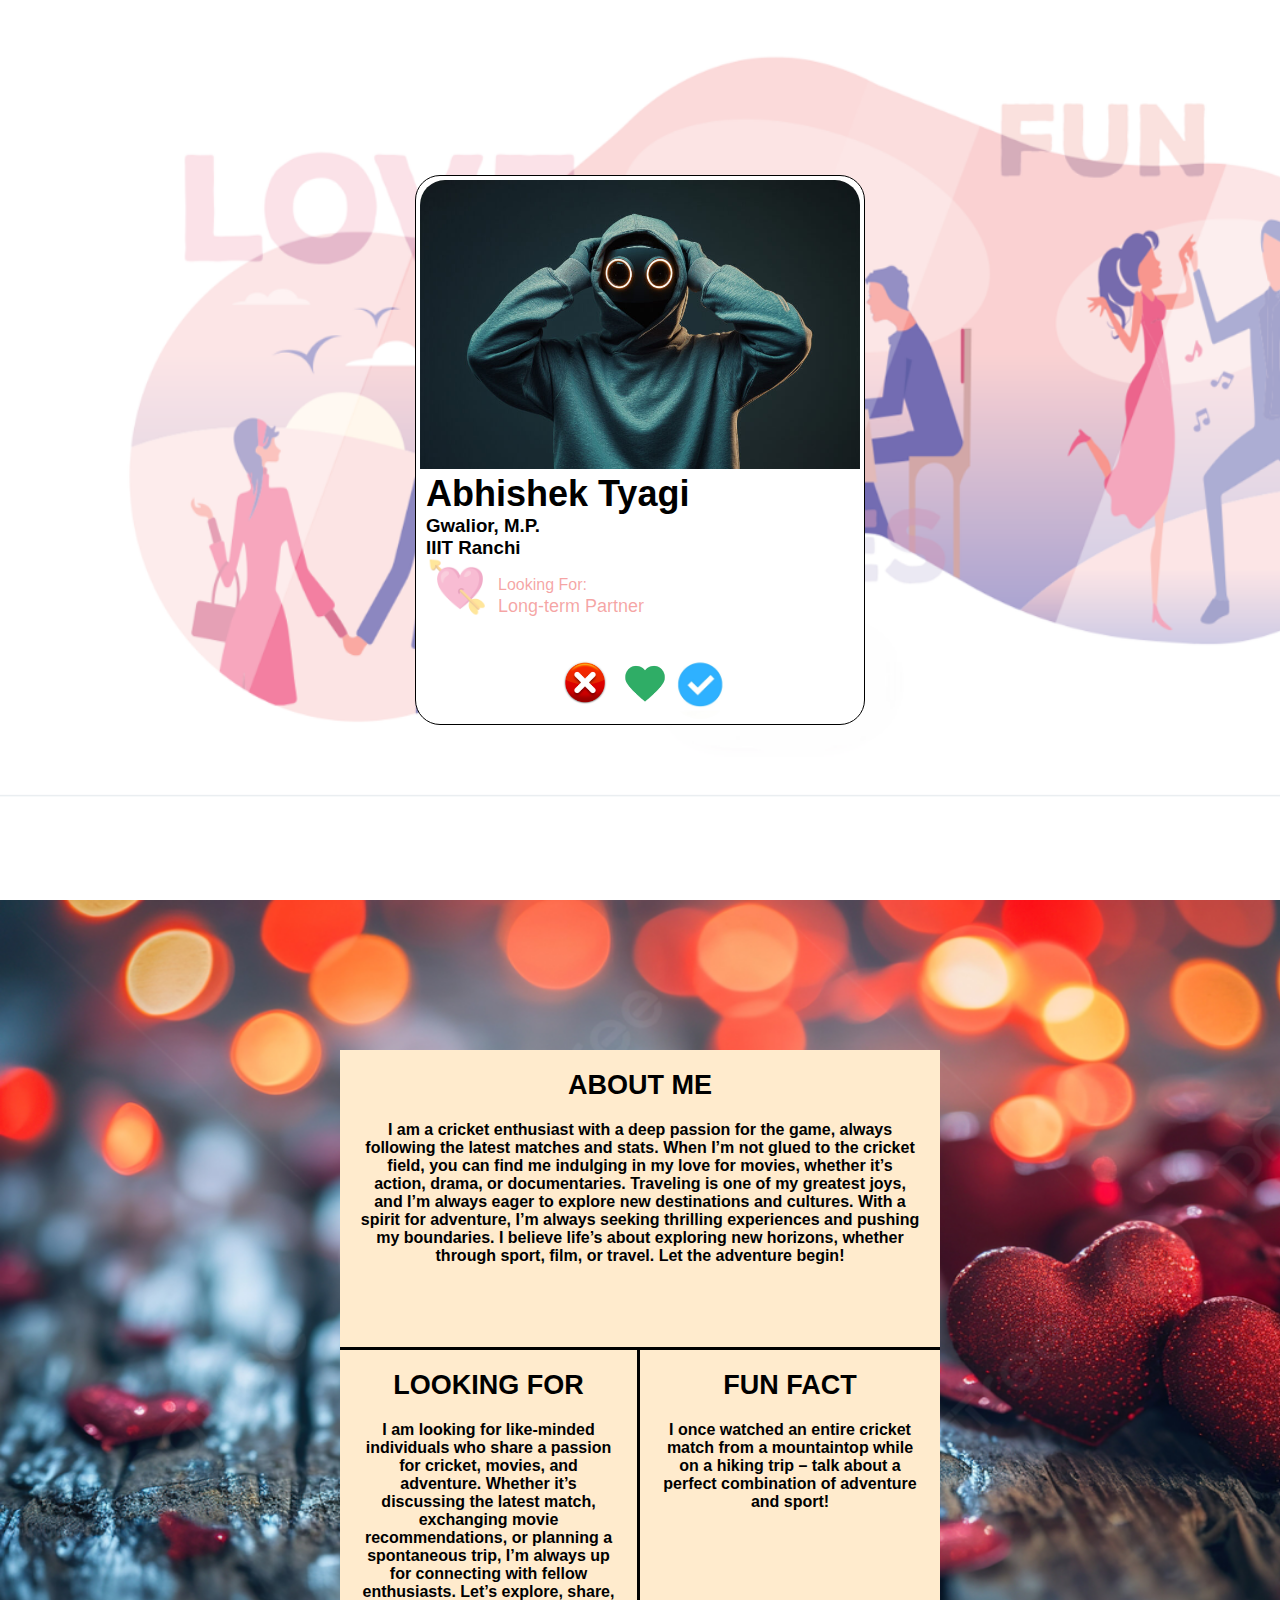
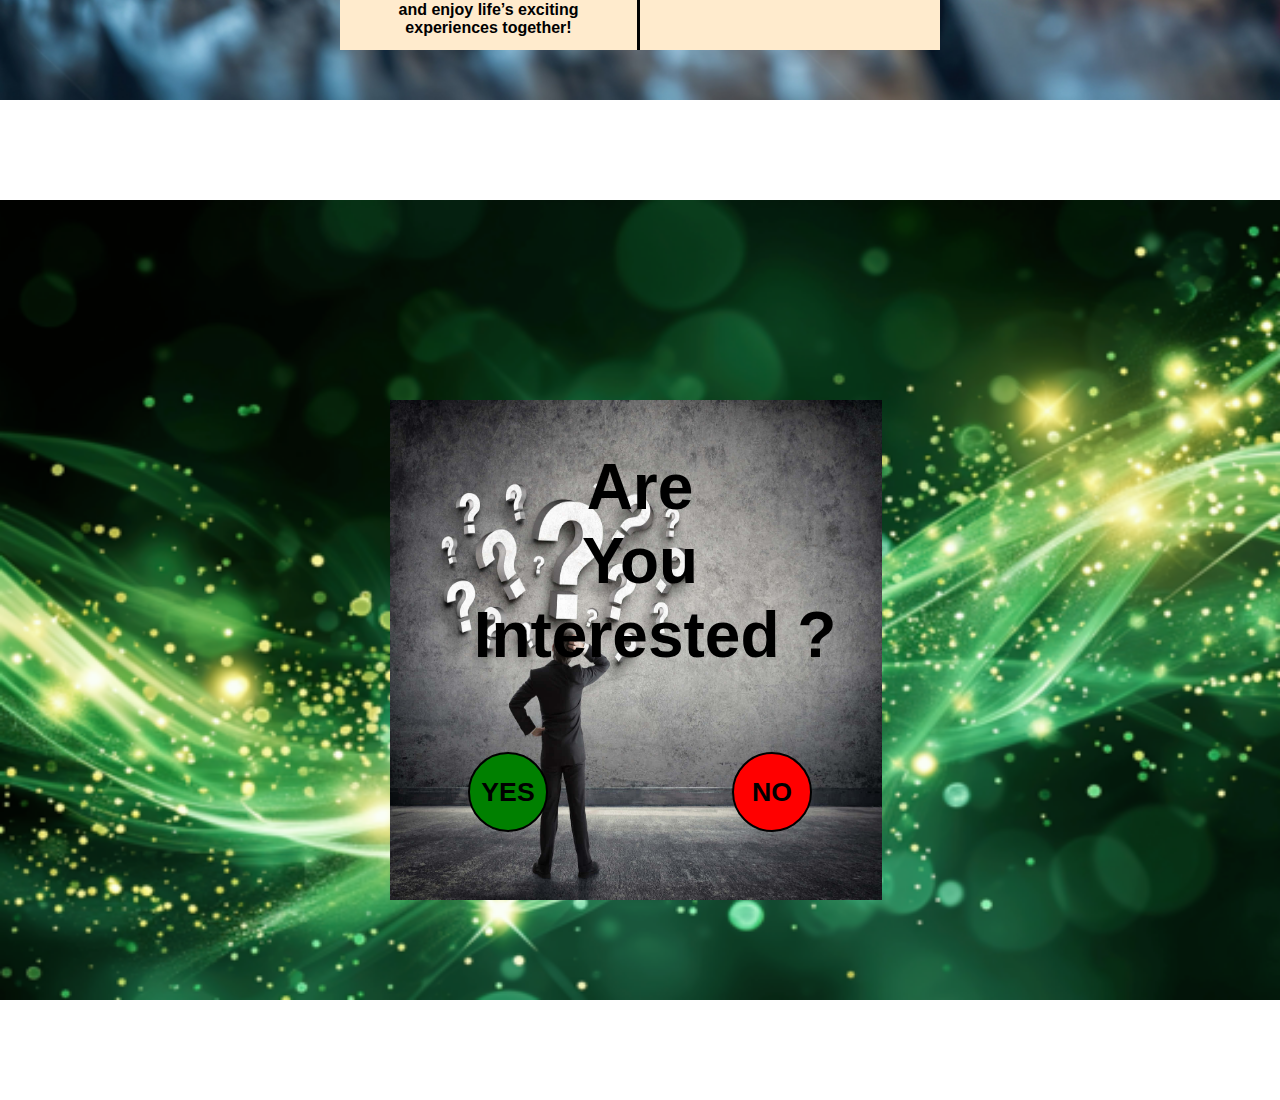
<file: index.html>
<!DOCTYPE html>
<html lang="en">
<head>
    <meta charset="UTF-8">
    <meta name="viewport" content="width=device-width, initial-scale=1.0">
    <title>DatingProfile</title>
    <link rel="stylesheet" href="style.css">
</head>
<body>
    <div class="main">
            <div class="page1">
                <div class="box">
                    <div class="boxfront"><img src="gratisography-augmented-reality-800x525.jpg" alt="" >
                        <div class="text">
                            <div class="name"><h2>Abhishek Tyagi</h2></div>
                            <div class="place"><h3>Gwalior, M.P.</h3></div>
                            <div class="place"><h3>IIIT Ranchi</h3></div>
                        </div>
                        <div class="sb">
                            <div class="emoji">💘</div>
                            <div class="words">
                                <div class="lf">Looking For:</div>
                                <div class="lp">Long-term Partner</div>
                            </div>
                        </div>
                        <div class="imgheader">
                            <div class="wrong"><img src="pngtree-wrong-icon-png-image_6525689.png" alt=""></div>
                            <div class="love"><img src="rcLxLdqGi.jpg" alt=""></div>
                            <div class="right"><img src="verified-blue-tick-right-mark-260nw-1431405011-Photoroom.png" alt=""></div>
                        </div>
                    </div>
                    <div class="boxback">
                        <div class="point1"><h1>Quality</h1>
                                <div class="key">Loyal</div>
                                <div class="key">Caring</div>
                                <div class="key">Kind-hearted</div>
                        </div>
                        <div class="point2"><h1>Hobbies</h1>
                            <div class="key">Playing Cricket</div>
                            <div class="key">Listening Music</div>
                            <div class="key">Watching Movies</div>
                    </div>
                    <div class="point3"><h1>Interest</h1>
                        <div class="key">Writing</div>
                        <div class="key">Photograph</div>
                        <div class="key">Sports</div>
                </div>
                    </div>
                </div>
            </div>
            <div class="page2">
                <div class="box1">
                    <div class="horibox">
                        <div class="aboutme"><h2>ABOUT ME</h2></div>
                        <div class="bio"><h4>I am a cricket enthusiast with a deep passion for the game, always following the latest matches and stats. When I’m not glued to the cricket field, you can find me indulging in my love for movies, whether it’s action, drama, or documentaries. Traveling is one of my greatest joys, and I’m always eager to explore new destinations and cultures. With a spirit for adventure, I’m always seeking thrilling experiences and pushing my boundaries. I believe life’s about exploring new horizons, whether through sport, film, or travel. Let the adventure begin!</h4></div>
                    </div>
                    <div class="veribox">
                        <div class="veribox1">
                            <div class="looking"><h2>LOOKING FOR</h2></div>
                            <div class="oth"><h4>I am looking for like-minded individuals who share a passion for cricket, movies, and adventure. Whether it’s discussing the latest match, exchanging movie recommendations, or planning a spontaneous trip, I’m always up for connecting with fellow enthusiasts. Let’s explore, share, and enjoy life’s exciting experiences together!</h4></div>
                        </div>
                        <div class="veribox2">
                            <div class="ff"><h2>FUN FACT</h2></div>
                            <div class="ffe"><h4> I once watched an entire cricket match from a mountaintop while on a hiking trip – talk about a perfect combination of adventure and sport!</h4></div>
                        </div>
                    </div>
                </div>
            </div>
            <div class="page3">
                <div class="box2">
                        <div class="a"><h1>Are</h1></div>
                        <div class="y"><h1>You</h1></div>
                        <div class="i"><h1>Interested ?</h1></div>
                        <div class="btn">
                            <button class="ybtn"><h1>YES</h1></button>
                            <button class="nbtn"><h1>NO</h1></button>
                        </div>
                </div>
            </div>
    </div>   
</body>
</html>
</file>
<file: style.css>
*{
    margin:0%;
    padding:0%;
    box-sizing: border-box;
}

html,body{
    height: 100%;
    width: 100%;
}
.main{
    height: 100%;
    width: 100%;
}
.page1{
    position: relative;
    height:100%;
    width: 100%;
    background-image: url(Screenshot\ 2025-02-12\ 190858-Photoroom.png);
    background-repeat: no-repeat;
    background-size: 1530px 800px;
    display: flex;
    align-items: center;
    justify-content: center;
}
.box{
    position: absolute;
    height: 550px;
    width: 450px;
    transform-style: preserve-3d;
    cursor: pointer;
}
.box:hover{
    cursor: pointer;
    transform: rotateY(180deg);
    transition-duration: 2s;
}
.boxfront{
    position: absolute;
    height: 550px;
    width: 450px;
    border-radius: 25px;
    border: 1px solid black;
    background-color: white;
    padding: 4px;
    backface-visibility: hidden;
}
.boxfront img{
    width: 100%;
    border-top-left-radius: 25px;
    border-top-right-radius: 25px;
    object-fit: contain;
}
.boxfront img:active{
    cursor: pointer;
    transform: scale(1.1);
    transition: smooth;
}
.text{
    width: 430px;
    height: 90px;
    margin-left: 6px;
}
.name{
    font-size: x-large;
    font-weight: 500;
    font-family: 'Gill Sans', 'Gill Sans MT', Calibri, 'Trebuchet MS', sans-serif;
   
}
.place{
    font-family: 'Gill Sans', 'Gill Sans MT', Calibri, 'Trebuchet MS', sans-serif;
    font-weight: 50;
    font-size: medium;
}
.sb{
    opacity: 0.4;
    display: flex;
    width: 300px;
    height: 50px;
    margin-left: 6px;
    margin-top: 10px;
}
.emoji{
    font-size: 50px;
    margin-top: -15px;
}
.words{
    color: rgba(231, 17, 17, 0.957);
    margin-left: 10px;
}
.lf{
    font-family: 'Gill Sans', 'Gill Sans MT', Calibri, 'Trebuchet MS', sans-serif;
    font-weight: 500;
    font-size: medium;
    margin-top: 3px;
}
.lp{
    font-family: 'Gill Sans', 'Gill Sans MT', Calibri, 'Trebuchet MS', sans-serif;
    font-weight: 500;
    font-size: large;
    margin-top: 2px;
}
.imgheader{
    width: 100%;
    height: 50px;
    display: flex;
    justify-content: center;
    margin-top: 35px;
}
.wrong{
    width: 50px;
}
.wrong img{
    border-radius: 50%;
}
.love{
    width: 50px;
}
.love img{
    border-radius: 80%;
    margin-top: -8px;
    margin-left: 10px;
}
.right{
    width: 60px;
    object-fit: cover;
}
.right img{
    border-radius: 50%;
    margin-top: -3px;
    margin-left: 10px;
}

.boxback{
    transform: rotateY(180deg);
    position: absolute;
    border-radius: 25px;
    height: 550px;
    width: 450px;
    border: 1px solid black;
    backface-visibility: hidden;
    background-color: pink;  
    text-align: center;
}
.point1{
    font-family: 'Gill Sans', 'Gill Sans MT', Calibri, 'Trebuchet MS', sans-serif;
    font-size: xx-large;
    font-weight: 900;
    margin-top: 35px;
}
.key{
    font-family: 'Gill Sans', 'Gill Sans MT', Calibri, 'Trebuchet MS', sans-serif;
    font-size:large;
    font-weight: 900;
    color: brown;
}
.point2{
    font-family: 'Gill Sans', 'Gill Sans MT', Calibri, 'Trebuchet MS', sans-serif;
    font-size: xx-large;
    font-weight: 900;

    margin-top: 35px;
}
.point3{
    font-family: 'Gill Sans', 'Gill Sans MT', Calibri, 'Trebuchet MS', sans-serif;
    font-size: xx-large;
    font-weight: 900;
    margin-top: 35px;
}

.page2{
    height:100%;
    width: 100%;
    display: flex;
    align-items: center;
    justify-content: center;
    background-image: url(pngtree-happy-valentine-day-love-background-picture-image_15354226.jpg);
    background-repeat: no-repeat;
    background-size: 1530px 800px;
}
.box1{
    width: 600px;
    height: 600px;
    background-color: blanchedalmond;
}
.horibox{
    border: 1px thick black;
    width: 600px;
    height: 300px;
    border-bottom-style: solid;
}
.aboutme{
    padding-top: 20px;
    text-align: center;
    font-size: large;
    font-weight: 500;
    font-family: 'Gill Sans', 'Gill Sans MT', Calibri, 'Trebuchet MS', sans-serif; 
}
.bio{
    padding: 20px;
    padding-left: 20px;
    padding-right: 20px;
    text-align: center;
    font-family: 'Gill Sans', 'Gill Sans MT', Calibri, 'Trebuchet MS', sans-serif;   
}
.veribox{
    width: 600px;
    height: 300px;
    display: flex;
}
.veribox1{
    border: 1px thick black;
    width: 300px;
    height: 300px;
    border-right-style: solid;
}
.looking{
    padding-top: 20px;
    text-align: center;
    font-size: large;
    font-weight: 500;
    font-family: 'Gill Sans', 'Gill Sans MT', Calibri, 'Trebuchet MS', sans-serif;    
}
.oth{
    padding: 20px;
    padding-left: 20px;
    padding-right: 20px;
    text-align: center;
    font-family: 'Gill Sans', 'Gill Sans MT', Calibri, 'Trebuchet MS', sans-serif;   
}
.veribox2{
    border: 1px thick black;
    width: 300px;
    height: 300px;
}
.ff{
    padding-top: 20px;
    text-align: center;
    font-size: large;
    font-weight: 500;
    font-family: 'Gill Sans', 'Gill Sans MT', Calibri, 'Trebuchet MS', sans-serif;    
}
.ffe{
    padding: 20px;
    padding-left: 20px;
    padding-right: 20px;
    text-align: center;
    font-family: 'Gill Sans', 'Gill Sans MT', Calibri, 'Trebuchet MS', sans-serif;   
}
.page3{
    height:100%;
    width: 100%;
    display: flex;
    align-items: center;
    justify-content: center;
    background-image: url(pngtree-abstract-green-background-christmas-valentines-layout-design-image_15604485.png);
    background-repeat: no-repeat;
    background-size: 1530px 800px;
}
.box2{
    width: 500px;
    height: 500px;
    text-align: center;
    background-image: url(thinking-background-c6tfw0dqgrc0spks.jpg);
    background-repeat: no-repeat;
    background-size: 492px 500px;
}
.a{
    font-size: xx-large;
    font-family: 'Gill Sans', 'Gill Sans MT', Calibri, 'Trebuchet MS', sans-serif;
    font-weight: 700;
    margin-top: 50px;
}
.y{
    font-size: xx-large;
    font-family: 'Gill Sans', 'Gill Sans MT', Calibri, 'Trebuchet MS', sans-serif;
    font-weight: 700;
}
.i{
    font-size: xx-large;
    font-family: 'Gill Sans', 'Gill Sans MT', Calibri, 'Trebuchet MS', sans-serif;
    font-weight: 700;
    margin-left: 30px;
}
.btn{
    margin-top: 80px;
}
.ybtn{
    height: 80px;
    width: 80px;
    cursor: pointer;
    border-radius: 50px;
    margin-right: 160px;
    background-color: green;
    border: 2px solid black;
}
.ybtn:hover{
    background-image: url(12-58-18-807_512.webp);
    
}
.nbtn{
    height: 80px;
    width: 80px;
    cursor: pointer;
    border-radius: 50px;
    margin-left: 20px;
    background-color: red;
    border: 2px solid black;
}
.nbtn:hover{
    background-color: green;
}
</file>
